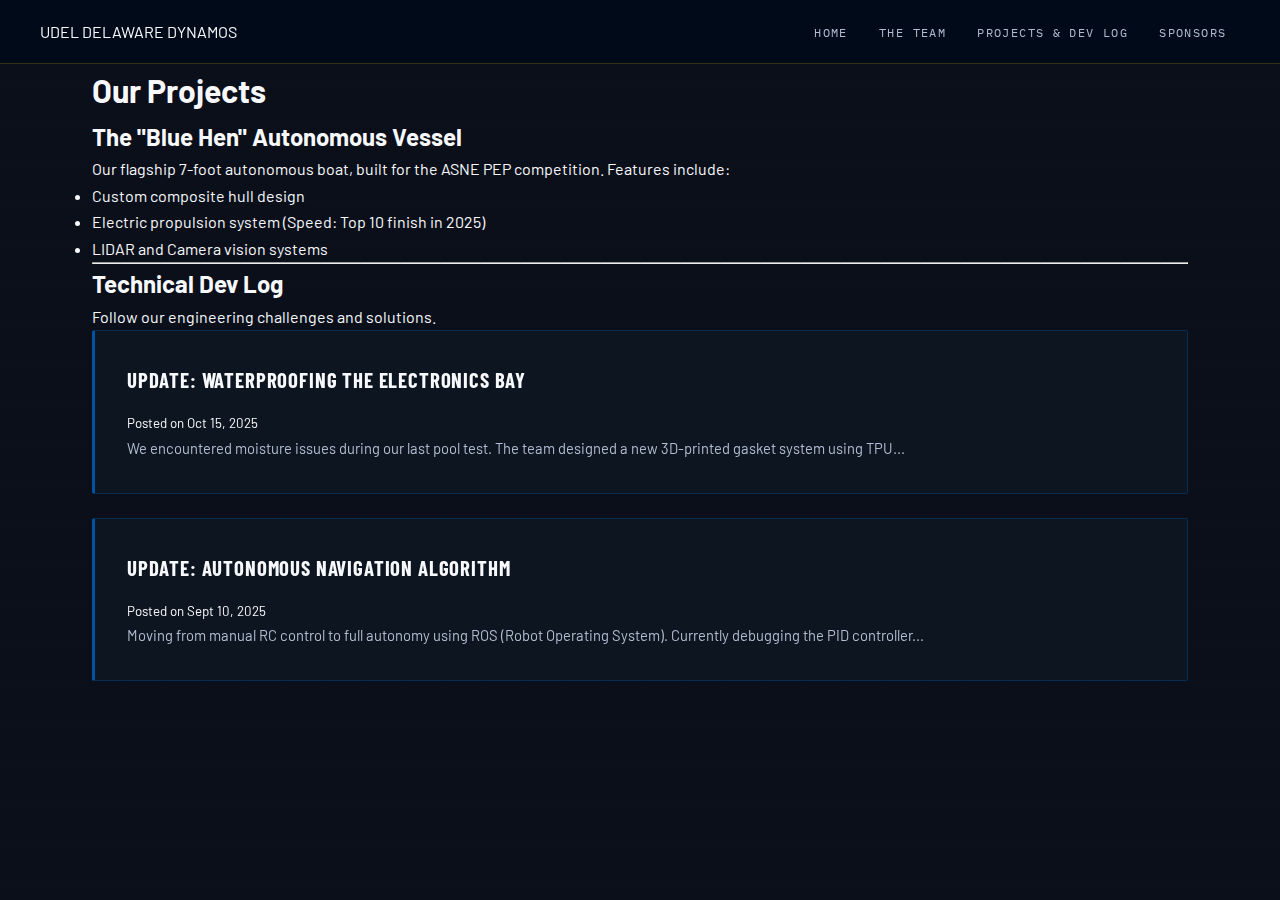
<file: projects.html>
<!DOCTYPE html>
<html lang="en">
<head>
    <meta charset="UTF-8">
    <title>Projects | Delaware Dynamos</title>
    <link rel="stylesheet" href="style.css">
</head>
<body>

    <nav class="navbar">
        <div class="logo">UDEL DELAWARE DYNAMOS</div>
        <ul class="nav-links">
            <li><a href="index.html">Home</a></li>
            <li><a href="team.html">The Team</a></li>
            <li><a href="projects.html">Projects & Dev Log</a></li>
            <li><a href="sponsors.html">Sponsors</a></li>
        </ul>
    </nav>

    <div class="container">
        <h1>Our Projects</h1>
        
        <div class="project-block">
            <h2>The "Blue Hen" Autonomous Vessel</h2>
            <p>Our flagship 7-foot autonomous boat, built for the ASNE PEP competition. Features include:</p>
            <ul>
                <li>Custom composite hull design</li>
                <li>Electric propulsion system (Speed: Top 10 finish in 2025)</li>
                <li>LIDAR and Camera vision systems</li>
            </ul>
        </div>

        <hr>

        <h2>Technical Dev Log</h2>
        <p>Follow our engineering challenges and solutions.</p>

        <article class="log-entry">
            <h3>Update: Waterproofing the Electronics Bay</h3>
            <small>Posted on Oct 15, 2025</small>
            <p>We encountered moisture issues during our last pool test. The team designed a new 3D-printed gasket system using TPU...</p>
        </article>

        <article class="log-entry">
            <h3>Update: Autonomous Navigation Algorithm</h3>
            <small>Posted on Sept 10, 2025</small>
            <p>Moving from manual RC control to full autonomy using ROS (Robot Operating System). Currently debugging the PID controller...</p>
        </article>
    </div>

</body>
</html>
</file>
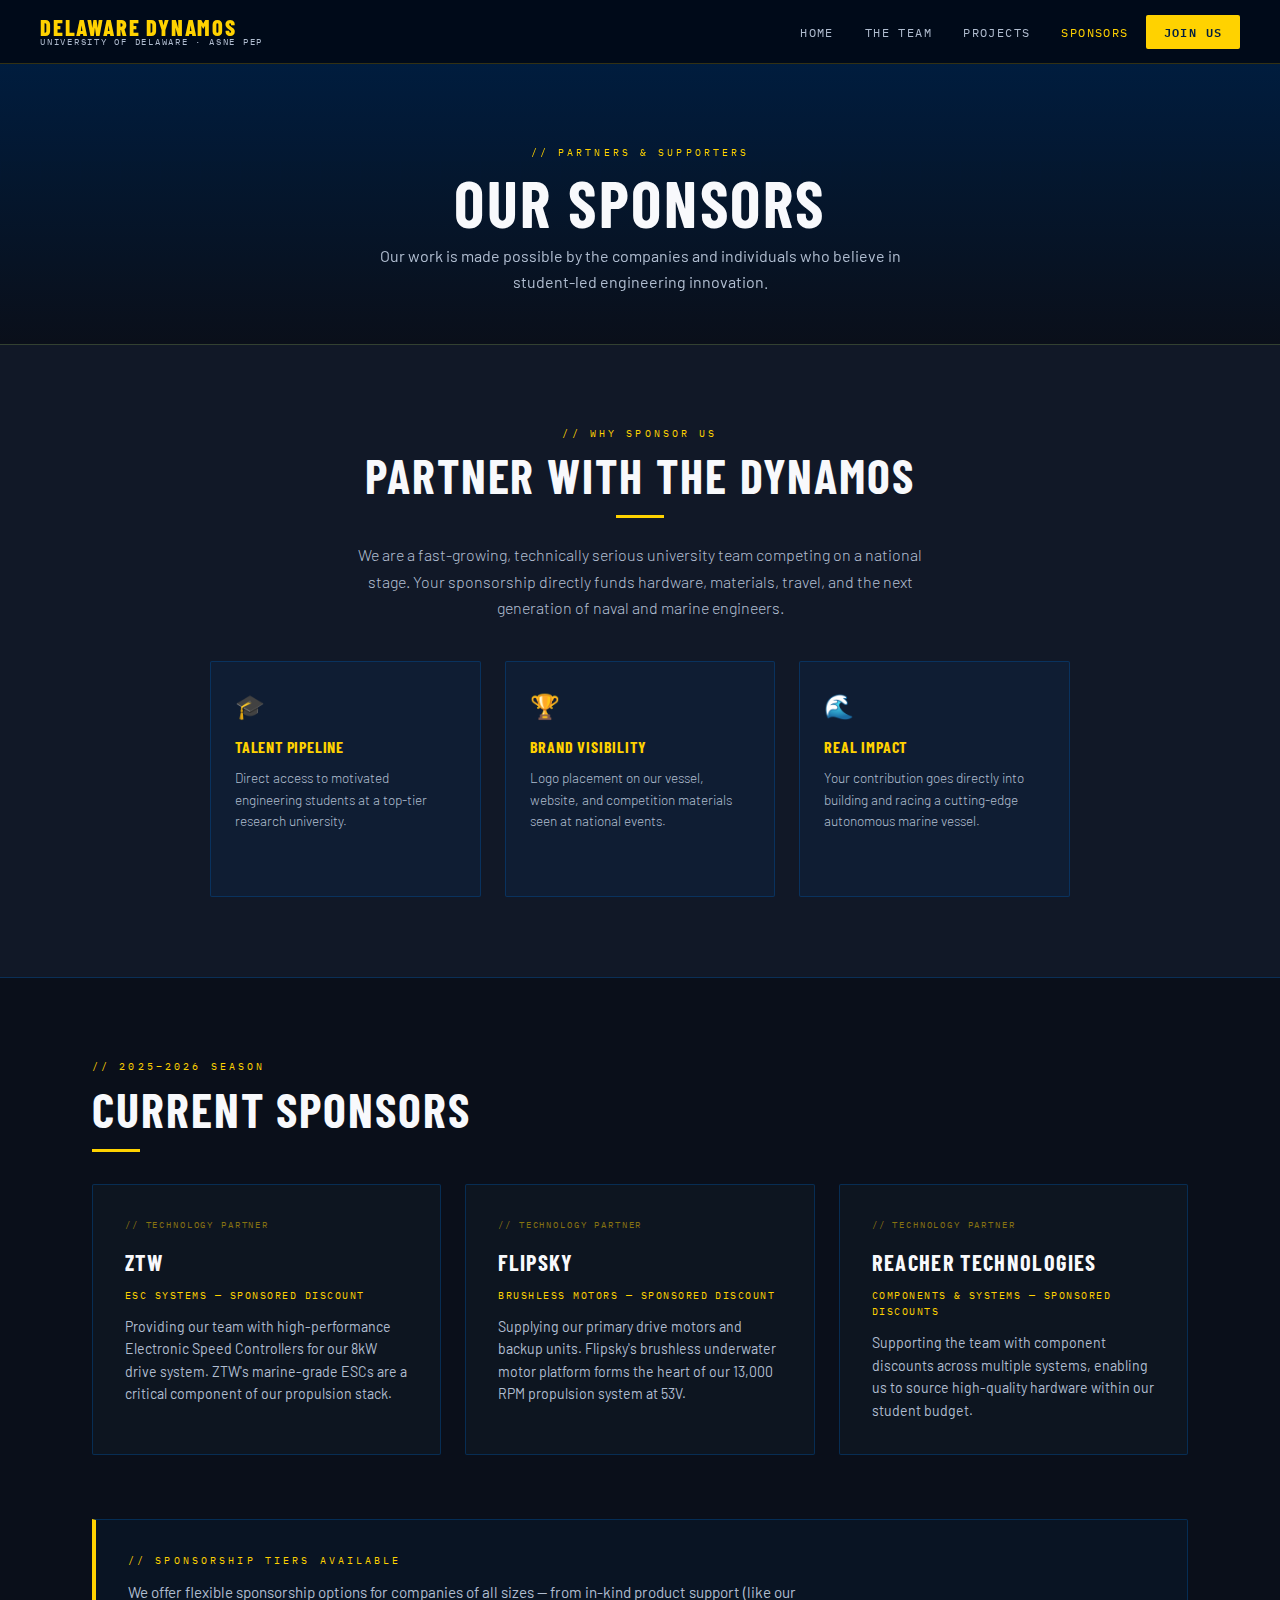
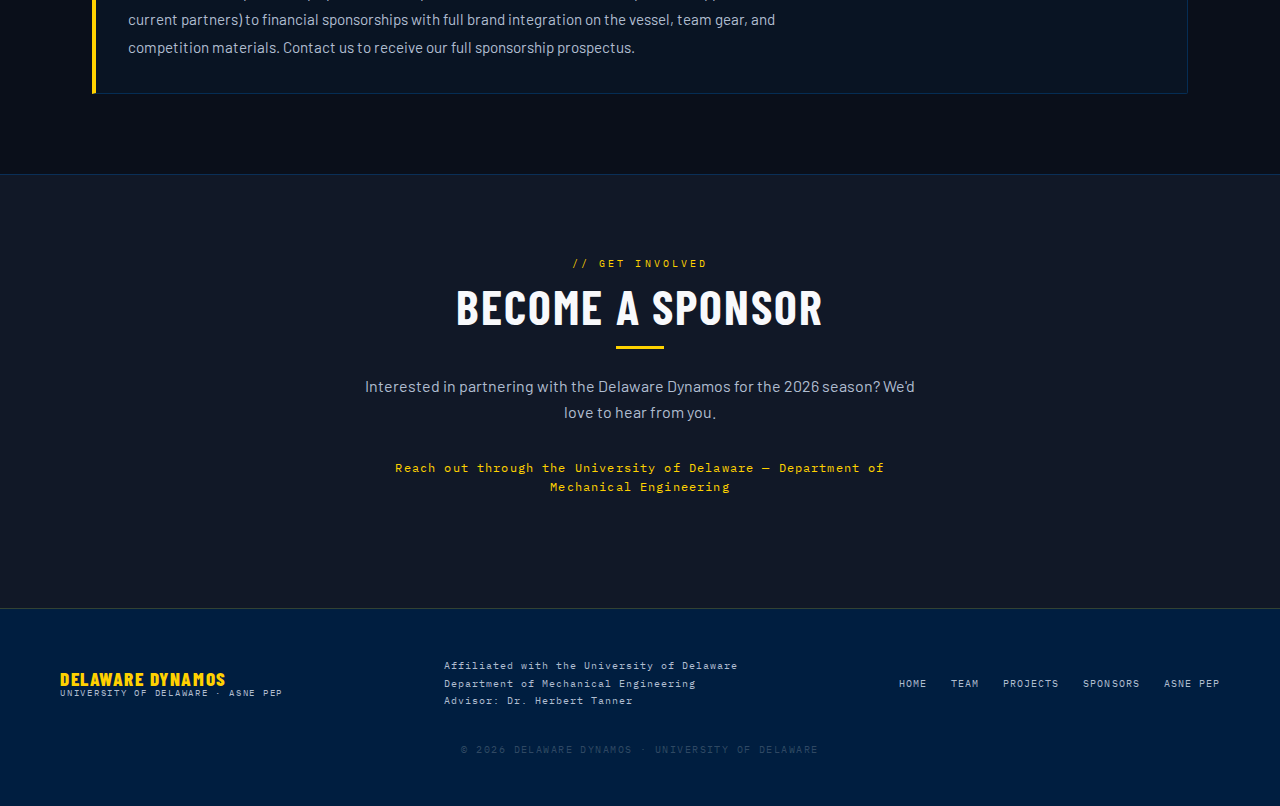
<file: Sponsors.html>
<!DOCTYPE html>
<html lang="en">
<head>
    <meta charset="UTF-8">
    <meta name="viewport" content="width=device-width, initial-scale=1.0">
    <title>Sponsors | Delaware Dynamos</title>
    <link rel="stylesheet" href="style.css">
</head>
<body>

    <!-- ── Navigation ── -->
    <nav class="navbar">
        <div class="logo">
            <span class="logo-main">Delaware Dynamos</span>
            <span class="logo-sub">University of Delaware · ASNE PEP</span>
        </div>
        <ul class="nav-links">
            <li><a href="index.html">Home</a></li>
            <li><a href="team.html">The Team</a></li>
            <li><a href="projects.html">Projects</a></li>
            <li><a href="sponsors.html" class="active">Sponsors</a></li>
            <li><a href="https://docs.google.com/spreadsheets/d/1NzngKsO0WTtnY1UVImr1c5m670IohjziZFKHySoQht8/edit" target="_blank" class="btn-join">Join Us</a></li>
        </ul>
    </nav>

    <!-- ── Page Header ── -->
    <div class="page-header">
        <div class="container">
            <span class="section-label">// Partners & Supporters</span>
            <h1 class="section-title">Our Sponsors</h1>
            <p>Our work is made possible by the companies and individuals who believe in student-led engineering innovation.</p>
        </div>
    </div>

    <!-- ── Sponsor Intro ── -->
    <section class="sponsor-intro">
        <div class="container">
            <span class="section-label">// Why Sponsor Us</span>
            <h2 class="section-title">Partner With the Dynamos</h2>
            <div class="section-divider" style="margin: 0 auto 1.5rem;"></div>
            <p>We are a fast-growing, technically serious university team competing on a national stage. Your sponsorship directly funds hardware, materials, travel, and the next generation of naval and marine engineers.</p>

            <div style="display: grid; grid-template-columns: repeat(3,1fr); gap: 1.5rem; max-width: 860px; margin: 2.5rem auto 0; text-align: left;">
                <div style="background: rgba(0,83,159,0.1); border: 1px solid var(--border-blue); padding: 1.5rem; border-radius: 2px;">
                    <div style="font-size: 1.5rem; margin-bottom: 0.5rem;">🎓</div>
                    <h4 style="font-family: var(--display); font-size: 1rem; font-weight: 700; text-transform: uppercase; color: var(--udel-gold); margin-bottom: 0.4rem; letter-spacing: 0.05em;">Talent Pipeline</h4>
                    <p style="font-size: 0.85rem; color: var(--text-light); line-height: 1.6;">Direct access to motivated engineering students at a top-tier research university.</p>
                </div>
                <div style="background: rgba(0,83,159,0.1); border: 1px solid var(--border-blue); padding: 1.5rem; border-radius: 2px;">
                    <div style="font-size: 1.5rem; margin-bottom: 0.5rem;">🏆</div>
                    <h4 style="font-family: var(--display); font-size: 1rem; font-weight: 700; text-transform: uppercase; color: var(--udel-gold); margin-bottom: 0.4rem; letter-spacing: 0.05em;">Brand Visibility</h4>
                    <p style="font-size: 0.85rem; color: var(--text-light); line-height: 1.6;">Logo placement on our vessel, website, and competition materials seen at national events.</p>
                </div>
                <div style="background: rgba(0,83,159,0.1); border: 1px solid var(--border-blue); padding: 1.5rem; border-radius: 2px;">
                    <div style="font-size: 1.5rem; margin-bottom: 0.5rem;">🌊</div>
                    <h4 style="font-family: var(--display); font-size: 1rem; font-weight: 700; text-transform: uppercase; color: var(--udel-gold); margin-bottom: 0.4rem; letter-spacing: 0.05em;">Real Impact</h4>
                    <p style="font-size: 0.85rem; color: var(--text-light); line-height: 1.6;">Your contribution goes directly into building and racing a cutting-edge autonomous marine vessel.</p>
                </div>
            </div>
        </div>
    </section>

    <!-- ── Current Sponsors ── -->
    <section class="current-sponsors">
        <div class="container">
            <span class="section-label">// 2025–2026 Season</span>
            <h2 class="section-title">Current Sponsors</h2>
            <div class="section-divider"></div>

            <div class="sponsor-cards">
                <div class="sponsor-card">
                    <div style="font-family: var(--mono); font-size: 0.58rem; color: rgba(255,210,0,0.5); letter-spacing: 0.2em; text-transform: uppercase; margin-bottom: 0.75rem;">// Technology Partner</div>
                    <div class="sponsor-name">ZTW</div>
                    <span class="sponsor-contribution">ESC Systems — Sponsored Discount</span>
                    <p>Providing our team with high-performance Electronic Speed Controllers for our 8kW drive system. ZTW's marine-grade ESCs are a critical component of our propulsion stack.</p>
                </div>

                <div class="sponsor-card">
                    <div style="font-family: var(--mono); font-size: 0.58rem; color: rgba(255,210,0,0.5); letter-spacing: 0.2em; text-transform: uppercase; margin-bottom: 0.75rem;">// Technology Partner</div>
                    <div class="sponsor-name">Flipsky</div>
                    <span class="sponsor-contribution">Brushless Motors — Sponsored Discount</span>
                    <p>Supplying our primary drive motors and backup units. Flipsky's brushless underwater motor platform forms the heart of our 13,000 RPM propulsion system at 53V.</p>
                </div>

                <div class="sponsor-card">
                    <div style="font-family: var(--mono); font-size: 0.58rem; color: rgba(255,210,0,0.5); letter-spacing: 0.2em; text-transform: uppercase; margin-bottom: 0.75rem;">// Technology Partner</div>
                    <div class="sponsor-name">Reacher Technologies</div>
                    <span class="sponsor-contribution">Components & Systems — Sponsored Discounts</span>
                    <p>Supporting the team with component discounts across multiple systems, enabling us to source high-quality hardware within our student budget.</p>
                </div>
            </div>

            <!-- ── Become a Sponsor ── -->
            <div style="margin-top: 4rem; background: rgba(0,83,159,0.08); border: 1px solid var(--border-blue); border-left: 4px solid var(--udel-gold); padding: 2rem; border-radius: 0 2px 2px 0;">
                <span class="section-label">// Sponsorship Tiers Available</span>
                <p style="color: var(--text-light); font-size: 0.95rem; max-width: 680px; line-height: 1.8;">We offer flexible sponsorship options for companies of all sizes — from in-kind product support (like our current partners) to financial sponsorships with full brand integration on the vessel, team gear, and competition materials. Contact us to receive our full sponsorship prospectus.</p>
            </div>
        </div>
    </section>

    <!-- ── Sponsor CTA ── -->
    <section class="sponsor-cta">
        <div class="container">
            <span class="section-label">// Get Involved</span>
            <h2 class="section-title">Become a Sponsor</h2>
            <div class="section-divider" style="margin: 0 auto 1.5rem;"></div>
            <p>Interested in partnering with the Delaware Dynamos for the 2026 season? We'd love to hear from you.</p>
            <p style="font-family: var(--mono); font-size: 0.72rem; letter-spacing: 0.1em; color: var(--udel-gold);">Reach out through the University of Delaware — Department of Mechanical Engineering</p>
        </div>
    </section>

    <!-- ── Footer ── -->
    <footer>
        <div class="footer-inner">
            <div class="footer-brand">
                <div class="logo">
                    <span class="logo-main">Delaware Dynamos</span>
                    <span class="logo-sub">University of Delaware · ASNE PEP</span>
                </div>
            </div>
            <div class="footer-info">
                Affiliated with the University of Delaware<br>
                Department of Mechanical Engineering<br>
                Advisor: Dr. Herbert Tanner
            </div>
            <div class="footer-links">
                <a href="index.html">Home</a>
                <a href="team.html">Team</a>
                <a href="projects.html">Projects</a>
                <a href="sponsors.html">Sponsors</a>
                <a href="https://www.navalengineers.org/delaware" target="_blank">ASNE PEP</a>
            </div>
        </div>
        <div style="text-align:center; margin-top:2rem; font-family: var(--mono); font-size: 0.6rem; color: rgba(255,255,255,0.2); letter-spacing: 0.15em;">
            © 2026 DELAWARE DYNAMOS · UNIVERSITY OF DELAWARE
        </div>
    </footer>

</body>
</html>
</file>
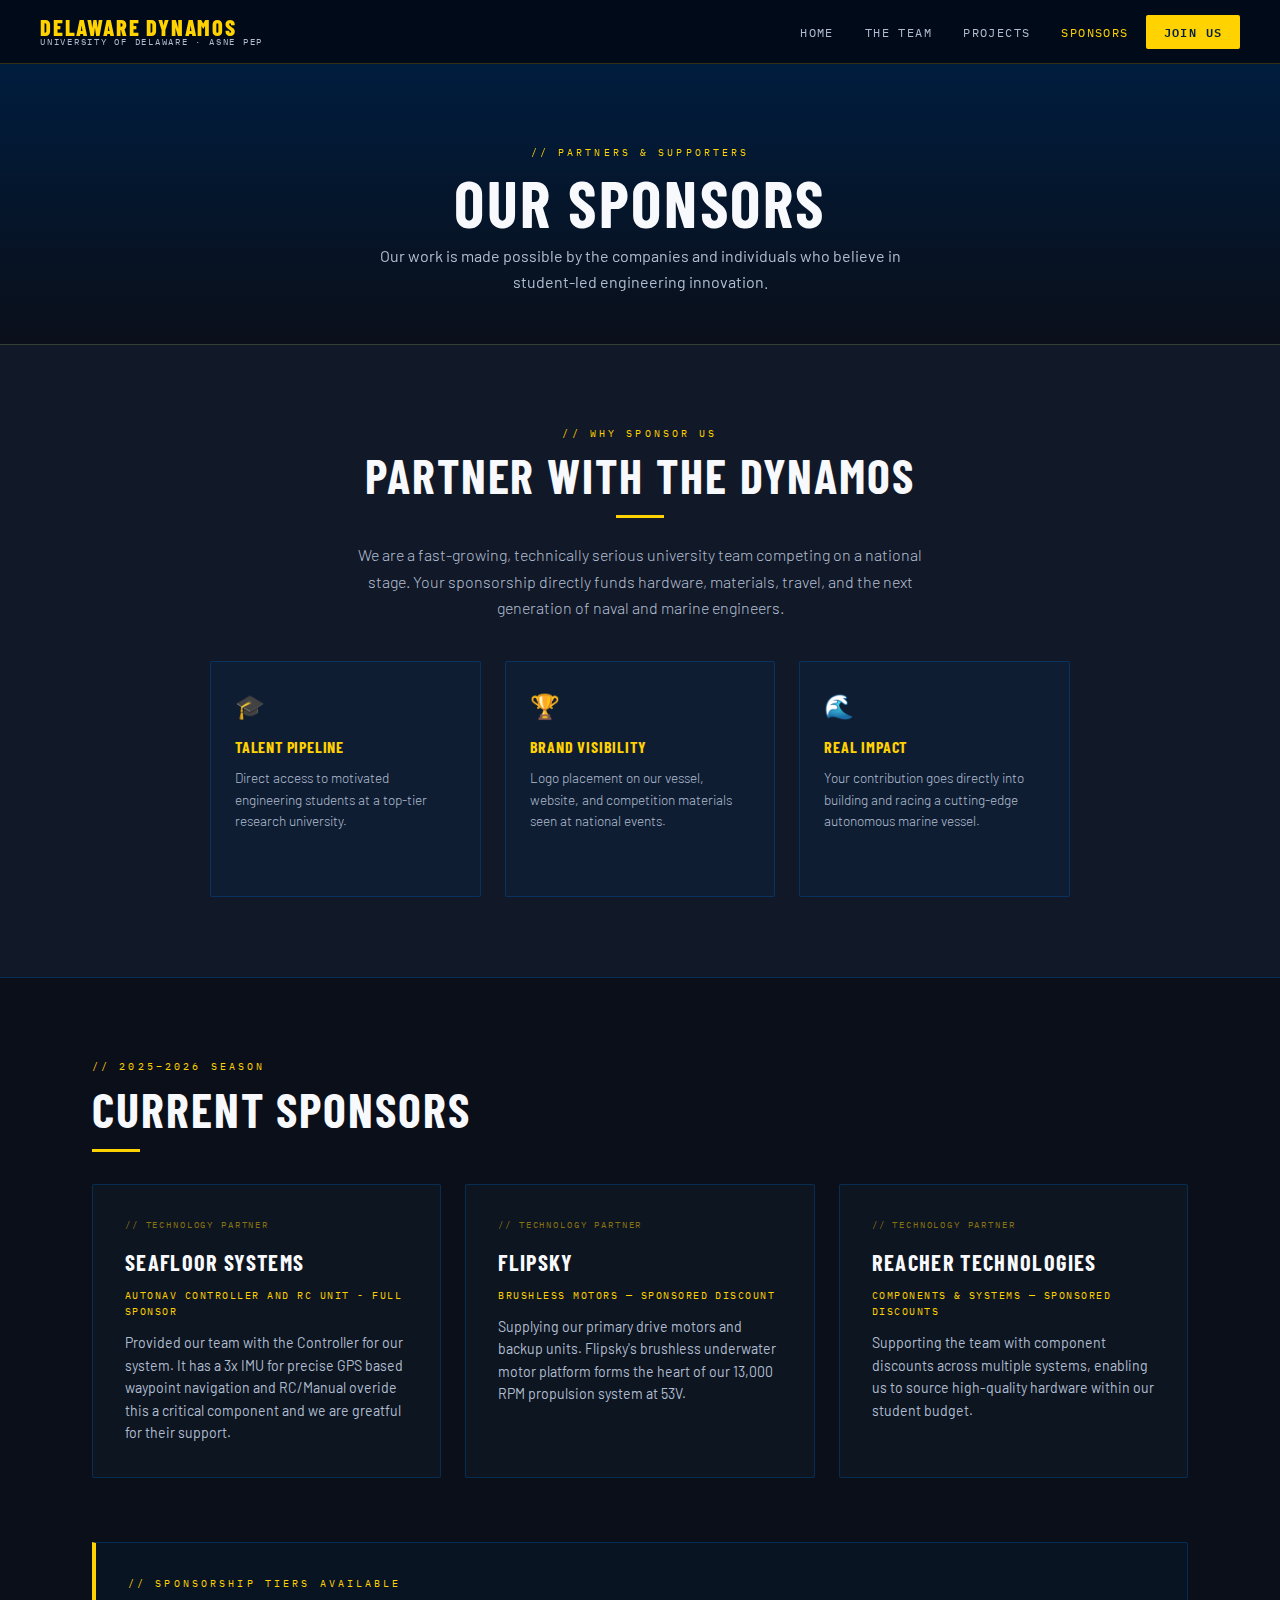
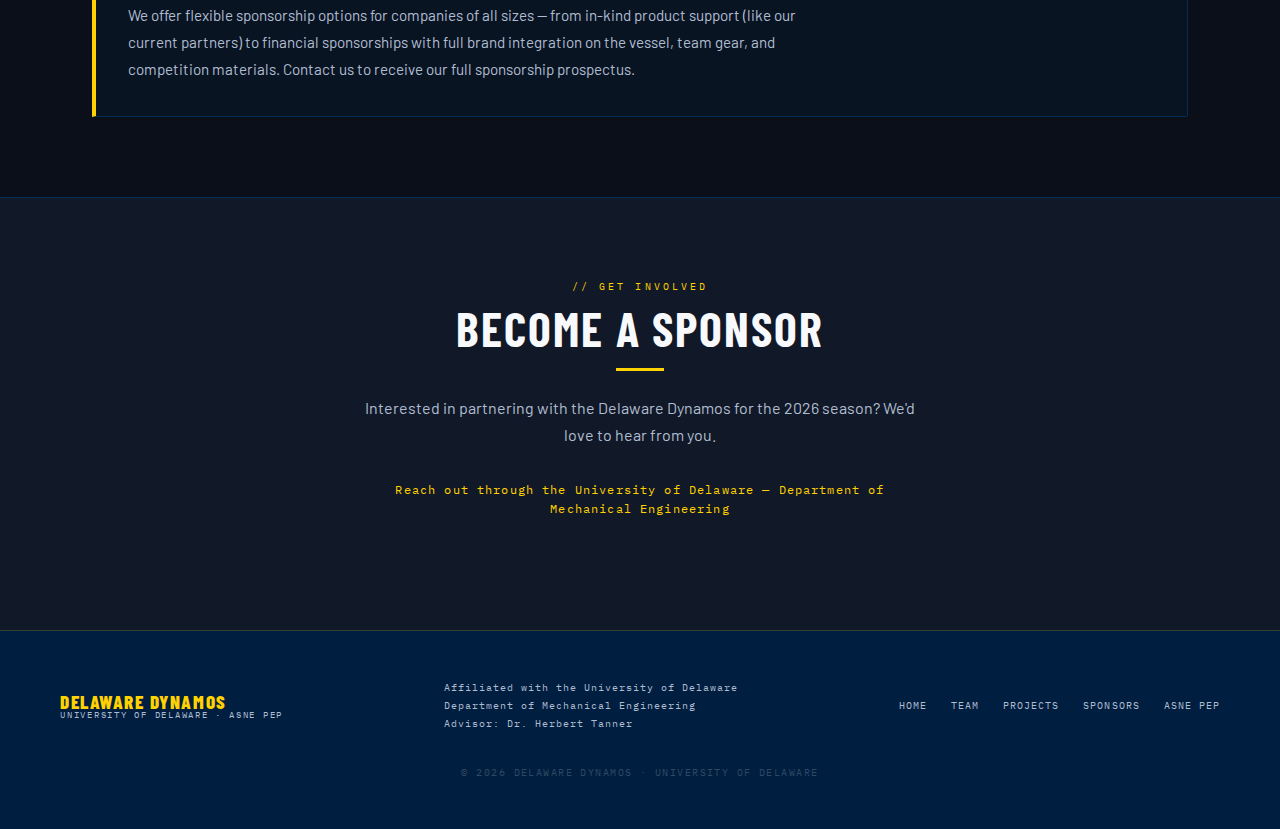
<file: sponsors.html>
<!DOCTYPE html>
<html lang="en">
<head>
    <meta charset="UTF-8">
    <meta name="viewport" content="width=device-width, initial-scale=1.0">
    <title>Sponsors | Delaware Dynamos</title>
    <link rel="stylesheet" href="style.css">
</head>
<body>

    <!-- ── Navigation ── -->
    <nav class="navbar">
        <div class="logo">
            <span class="logo-main">Delaware Dynamos</span>
            <span class="logo-sub">University of Delaware · ASNE PEP</span>
        </div>
        <ul class="nav-links">
            <li><a href="index.html">Home</a></li>
            <li><a href="team.html">The Team</a></li>
            <li><a href="projects.html">Projects</a></li>
            <li><a href="sponsors.html" class="active">Sponsors</a></li>
            <li><a href="https://docs.google.com/spreadsheets/d/1NzngKsO0WTtnY1UVImr1c5m670IohjziZFKHySoQht8/edit" target="_blank" class="btn-join">Join Us</a></li>
        </ul>
    </nav>

    <!-- ── Page Header ── -->
    <div class="page-header">
        <div class="container">
            <span class="section-label">// Partners & Supporters</span>
            <h1 class="section-title">Our Sponsors</h1>
            <p>Our work is made possible by the companies and individuals who believe in student-led engineering innovation.</p>
        </div>
    </div>

    <!-- ── Sponsor Intro ── -->
    <section class="sponsor-intro">
        <div class="container">
            <span class="section-label">// Why Sponsor Us</span>
            <h2 class="section-title">Partner With the Dynamos</h2>
            <div class="section-divider" style="margin: 0 auto 1.5rem;"></div>
            <p>We are a fast-growing, technically serious university team competing on a national stage. Your sponsorship directly funds hardware, materials, travel, and the next generation of naval and marine engineers.</p>

            <div style="display: grid; grid-template-columns: repeat(3,1fr); gap: 1.5rem; max-width: 860px; margin: 2.5rem auto 0; text-align: left;">
                <div style="background: rgba(0,83,159,0.1); border: 1px solid var(--border-blue); padding: 1.5rem; border-radius: 2px;">
                    <div style="font-size: 1.5rem; margin-bottom: 0.5rem;">🎓</div>
                    <h4 style="font-family: var(--display); font-size: 1rem; font-weight: 700; text-transform: uppercase; color: var(--udel-gold); margin-bottom: 0.4rem; letter-spacing: 0.05em;">Talent Pipeline</h4>
                    <p style="font-size: 0.85rem; color: var(--text-light); line-height: 1.6;">Direct access to motivated engineering students at a top-tier research university.</p>
                </div>
                <div style="background: rgba(0,83,159,0.1); border: 1px solid var(--border-blue); padding: 1.5rem; border-radius: 2px;">
                    <div style="font-size: 1.5rem; margin-bottom: 0.5rem;">🏆</div>
                    <h4 style="font-family: var(--display); font-size: 1rem; font-weight: 700; text-transform: uppercase; color: var(--udel-gold); margin-bottom: 0.4rem; letter-spacing: 0.05em;">Brand Visibility</h4>
                    <p style="font-size: 0.85rem; color: var(--text-light); line-height: 1.6;">Logo placement on our vessel, website, and competition materials seen at national events.</p>
                </div>
                <div style="background: rgba(0,83,159,0.1); border: 1px solid var(--border-blue); padding: 1.5rem; border-radius: 2px;">
                    <div style="font-size: 1.5rem; margin-bottom: 0.5rem;">🌊</div>
                    <h4 style="font-family: var(--display); font-size: 1rem; font-weight: 700; text-transform: uppercase; color: var(--udel-gold); margin-bottom: 0.4rem; letter-spacing: 0.05em;">Real Impact</h4>
                    <p style="font-size: 0.85rem; color: var(--text-light); line-height: 1.6;">Your contribution goes directly into building and racing a cutting-edge autonomous marine vessel.</p>
                </div>
            </div>
        </div>
    </section>

    <!-- ── Current Sponsors ── -->
    <section class="current-sponsors">
        <div class="container">
            <span class="section-label">// 2025–2026 Season</span>
            <h2 class="section-title">Current Sponsors</h2>
            <div class="section-divider"></div>

            <div class="sponsor-cards">
                <div class="sponsor-card">
                    <div style="font-family: var(--mono); font-size: 0.58rem; color: rgba(255,210,0,0.5); letter-spacing: 0.2em; text-transform: uppercase; margin-bottom: 0.75rem;">// Technology Partner</div>
                    <div class="sponsor-name">Seafloor Systems</div>
                    <span class="sponsor-contribution">Autonav Controller and RC Unit - Full sponsor</span>
                    <p>Provided our team with the Controller for our system. It has a 3x IMU for precise GPS based waypoint navigation and RC/Manual overide this a critical component and we are greatful for their support.</p>
                </div>

                <div class="sponsor-card">
                    <div style="font-family: var(--mono); font-size: 0.58rem; color: rgba(255,210,0,0.5); letter-spacing: 0.2em; text-transform: uppercase; margin-bottom: 0.75rem;">// Technology Partner</div>
                    <div class="sponsor-name">Flipsky</div>
                    <span class="sponsor-contribution">Brushless Motors — Sponsored Discount</span>
                    <p>Supplying our primary drive motors and backup units. Flipsky's brushless underwater motor platform forms the heart of our 13,000 RPM propulsion system at 53V.</p>
                </div>

                <div class="sponsor-card">
                    <div style="font-family: var(--mono); font-size: 0.58rem; color: rgba(255,210,0,0.5); letter-spacing: 0.2em; text-transform: uppercase; margin-bottom: 0.75rem;">// Technology Partner</div>
                    <div class="sponsor-name">Reacher Technologies</div>
                    <span class="sponsor-contribution">Components & Systems — Sponsored Discounts</span>
                    <p>Supporting the team with component discounts across multiple systems, enabling us to source high-quality hardware within our student budget.</p>
                </div>
            </div>

            <!-- ── Become a Sponsor ── -->
            <div style="margin-top: 4rem; background: rgba(0,83,159,0.08); border: 1px solid var(--border-blue); border-left: 4px solid var(--udel-gold); padding: 2rem; border-radius: 0 2px 2px 0;">
                <span class="section-label">// Sponsorship Tiers Available</span>
                <p style="color: var(--text-light); font-size: 0.95rem; max-width: 680px; line-height: 1.8;">We offer flexible sponsorship options for companies of all sizes — from in-kind product support (like our current partners) to financial sponsorships with full brand integration on the vessel, team gear, and competition materials. Contact us to receive our full sponsorship prospectus.</p>
            </div>
        </div>
    </section>

    <!-- ── Sponsor CTA ── -->
    <section class="sponsor-cta">
        <div class="container">
            <span class="section-label">// Get Involved</span>
            <h2 class="section-title">Become a Sponsor</h2>
            <div class="section-divider" style="margin: 0 auto 1.5rem;"></div>
            <p>Interested in partnering with the Delaware Dynamos for the 2026 season? We'd love to hear from you.</p>
            <p style="font-family: var(--mono); font-size: 0.72rem; letter-spacing: 0.1em; color: var(--udel-gold);">Reach out through the University of Delaware — Department of Mechanical Engineering</p>
        </div>
    </section>

    <!-- ── Footer ── -->
    <footer>
        <div class="footer-inner">
            <div class="footer-brand">
                <div class="logo">
                    <span class="logo-main">Delaware Dynamos</span>
                    <span class="logo-sub">University of Delaware · ASNE PEP</span>
                </div>
            </div>
            <div class="footer-info">
                Affiliated with the University of Delaware<br>
                Department of Mechanical Engineering<br>
                Advisor: Dr. Herbert Tanner
            </div>
            <div class="footer-links">
                <a href="index.html">Home</a>
                <a href="team.html">Team</a>
                <a href="projects.html">Projects</a>
                <a href="sponsors.html">Sponsors</a>
                <a href="https://www.navalengineers.org/delaware" target="_blank">ASNE PEP</a>
            </div>
        </div>
        <div style="text-align:center; margin-top:2rem; font-family: var(--mono); font-size: 0.6rem; color: rgba(255,255,255,0.2); letter-spacing: 0.15em;">
            © 2026 DELAWARE DYNAMOS · UNIVERSITY OF DELAWARE
        </div>
    </footer>

</body>
</html>
</file>
<file: style.css>
/* =============================================
   DELAWARE DYNAMOS — MASTER STYLESHEET
   Aesthetic: Technical Naval Engineering
   ============================================= */

@import url('https://fonts.googleapis.com/css2?family=Barlow+Condensed:wght@300;400;600;700;800&family=IBM+Plex+Mono:wght@300;400;600&family=Barlow:wght@300;400;500;600&display=swap');

:root {
    --udel-blue: #00539f;
    --udel-blue-dark: #003a70;
    --udel-blue-deeper: #001e40;
    --udel-gold: #ffd200;
    --udel-gold-dim: #c9a800;
    --white: #f8f9fc;
    --off-white: #e8ecf2;
    --text-light: #b0bdd0;
    --dark: #0a0f1a;
    --mid-dark: #111827;
    --card-bg: #0d1520;
    --border: rgba(255, 210, 0, 0.2);
    --border-blue: rgba(0, 83, 159, 0.4);
    --mono: 'IBM Plex Mono', monospace;
    --display: 'Barlow Condensed', sans-serif;
    --body: 'Barlow', sans-serif;
}

*, *::before, *::after {
    box-sizing: border-box;
    margin: 0;
    padding: 0;
}

html {
    scroll-behavior: smooth;
}

body {
    font-family: var(--body);
    background-color: var(--dark);
    color: var(--white);
    line-height: 1.65;
    overflow-x: hidden;
}

/* ── Blueprint Grid Background ── */
body::before {
    content: '';
    position: fixed;
    inset: 0;
    background-image:
        linear-gradient(rgba(0, 83, 159, 0.04) 1px, transparent 1px),
        linear-gradient(90deg, rgba(0, 83, 159, 0.04) 1px, transparent 1px);
    background-size: 40px 40px;
    pointer-events: none;
    z-index: 0;
}

/* =============================================
   NAVIGATION
   ============================================= */
.navbar {
    background: rgba(0, 10, 25, 0.92);
    backdrop-filter: blur(12px);
    -webkit-backdrop-filter: blur(12px);
    border-bottom: 1px solid var(--border);
    padding: 0 2.5rem;
    display: flex;
    justify-content: space-between;
    align-items: center;
    position: sticky;
    top: 0;
    z-index: 1000;
    height: 64px;
}

.logo {
    display: flex;
    flex-direction: column;
    line-height: 1;
}

.logo-main {
    font-family: var(--display);
    font-size: 1.4rem;
    font-weight: 800;
    color: var(--udel-gold);
    letter-spacing: 0.08em;
    text-transform: uppercase;
}

.logo-sub {
    font-family: var(--mono);
    font-size: 0.55rem;
    color: var(--text-light);
    letter-spacing: 0.2em;
    text-transform: uppercase;
}

.nav-links {
    list-style: none;
    display: flex;
    align-items: center;
    gap: 0.25rem;
}

.nav-links a {
    font-family: var(--mono);
    font-size: 0.72rem;
    color: var(--text-light);
    text-decoration: none;
    text-transform: uppercase;
    letter-spacing: 0.12em;
    padding: 0.5rem 0.85rem;
    border-radius: 2px;
    transition: color 0.2s, background 0.2s;
}

.nav-links a:hover {
    color: var(--udel-gold);
    background: rgba(255, 210, 0, 0.06);
}

.nav-links a.active {
    color: var(--udel-gold);
}

.btn-join {
    background: var(--udel-gold) !important;
    color: var(--udel-blue-deeper) !important;
    font-weight: 600 !important;
    padding: 0.45rem 1.1rem !important;
    border-radius: 2px;
}

.btn-join:hover {
    background: #ffe040 !important;
}

/* =============================================
   HERO
   ============================================= */
.hero {
    position: relative;
    height: 92vh;
    min-height: 600px;
    display: flex;
    align-items: center;
    justify-content: center;
    overflow: hidden;
    z-index: 1;
}

.hero-bg {
    position: absolute;
    inset: 0;
    background-image: url('images/boat-hero1.png');
    background-size: cover;
    background-position: center 60%;
    filter: brightness(0.35) saturate(0.8);
    transform: scale(1.03);
    transition: transform 8s ease;
}

.hero:hover .hero-bg {
    transform: scale(1.0);
}

.hero-overlay {
    position: absolute;
    inset: 0;
    background: linear-gradient(
        135deg,
        rgba(0, 10, 30, 0.75) 0%,
        rgba(0, 30, 64, 0.4) 50%,
        rgba(0, 10, 30, 0.8) 100%
    );
}

.hero-corner {
    position: absolute;
    font-family: var(--mono);
    font-size: 0.6rem;
    color: rgba(255, 210, 0, 0.4);
    letter-spacing: 0.15em;
    text-transform: uppercase;
}

.hero-corner.tl { top: 2rem; left: 2rem; }
.hero-corner.tr { top: 2rem; right: 2rem; text-align: right; }
.hero-corner.br { bottom: 2rem; right: 2rem; text-align: right; }

.hero-content {
    position: relative;
    z-index: 2;
    text-align: center;
    padding: 2rem;
    animation: fadeUp 1s ease both;
}

@keyframes fadeUp {
    from { opacity: 0; transform: translateY(24px); }
    to   { opacity: 1; transform: translateY(0); }
}

.hero-eyebrow {
    font-family: var(--mono);
    font-size: 0.7rem;
    color: var(--udel-gold);
    letter-spacing: 0.3em;
    text-transform: uppercase;
    margin-bottom: 1rem;
    opacity: 0.9;
}

.hero h1 {
    font-family: var(--display);
    font-size: clamp(3.5rem, 8vw, 7rem);
    font-weight: 800;
    text-transform: uppercase;
    letter-spacing: 0.05em;
    line-height: 0.95;
    color: var(--white);
    margin-bottom: 0.5rem;
}

.hero h1 span {
    color: var(--udel-gold);
}

.hero-sub {
    font-family: var(--body);
    font-size: 1.1rem;
    font-weight: 300;
    color: var(--off-white);
    max-width: 540px;
    margin: 1.2rem auto 2rem;
    letter-spacing: 0.02em;
}

.hero-actions {
    display: flex;
    gap: 1rem;
    justify-content: center;
    flex-wrap: wrap;
}

/* =============================================
   BUTTONS
   ============================================= */
.btn-primary {
    font-family: var(--mono);
    font-size: 0.72rem;
    font-weight: 600;
    letter-spacing: 0.15em;
    text-transform: uppercase;
    text-decoration: none;
    display: inline-flex;
    align-items: center;
    gap: 0.5rem;
    background: var(--udel-gold);
    color: var(--udel-blue-deeper);
    padding: 0.85rem 1.8rem;
    border-radius: 2px;
    transition: all 0.2s;
    border: none;
    cursor: pointer;
}

.btn-primary:hover {
    background: #ffe040;
    transform: translateY(-2px);
    box-shadow: 0 8px 24px rgba(255, 210, 0, 0.3);
}

.btn-outline {
    font-family: var(--mono);
    font-size: 0.72rem;
    font-weight: 400;
    letter-spacing: 0.15em;
    text-transform: uppercase;
    text-decoration: none;
    display: inline-flex;
    align-items: center;
    gap: 0.5rem;
    background: transparent;
    color: var(--white);
    padding: 0.85rem 1.8rem;
    border-radius: 2px;
    border: 1px solid rgba(255,255,255,0.35);
    transition: all 0.2s;
    cursor: pointer;
}

.btn-outline:hover {
    border-color: var(--udel-gold);
    color: var(--udel-gold);
    transform: translateY(-2px);
}

/* =============================================
   SECTION STRUCTURE
   ============================================= */
section {
    position: relative;
    z-index: 1;
}

.section-label {
    font-family: var(--mono);
    font-size: 0.65rem;
    color: var(--udel-gold);
    letter-spacing: 0.3em;
    text-transform: uppercase;
    margin-bottom: 0.6rem;
    display: block;
}

.section-title {
    font-family: var(--display);
    font-size: clamp(2rem, 4vw, 3rem);
    font-weight: 700;
    text-transform: uppercase;
    letter-spacing: 0.04em;
    line-height: 1;
    color: var(--white);
    margin-bottom: 1rem;
}

.section-divider {
    width: 48px;
    height: 3px;
    background: var(--udel-gold);
    margin-bottom: 1.5rem;
}

.container {
    max-width: 1160px;
    margin: 0 auto;
    padding: 0 2rem;
}

.pad-section {
    padding: 6rem 0;
}

/* =============================================
   STATS BAR
   ============================================= */
.stats-bar {
    background: var(--udel-blue-dark);
    border-top: 1px solid var(--border);
    border-bottom: 1px solid var(--border);
    padding: 2.5rem 0;
    z-index: 1;
    position: relative;
}

.stats-grid {
    display: grid;
    grid-template-columns: repeat(4, 1fr);
    gap: 1px;
}

.stat-item {
    text-align: center;
    padding: 1rem 1.5rem;
    border-right: 1px solid var(--border);
}

.stat-item:last-child { border-right: none; }

.stat-number {
    font-family: var(--display);
    font-size: 2.8rem;
    font-weight: 800;
    color: var(--udel-gold);
    line-height: 1;
    display: block;
}

.stat-label {
    font-family: var(--mono);
    font-size: 0.6rem;
    color: var(--text-light);
    letter-spacing: 0.2em;
    text-transform: uppercase;
    margin-top: 0.4rem;
    display: block;
}

/* =============================================
   MISSION SECTION
   ============================================= */
.mission-section {
    background: var(--mid-dark);
    border-bottom: 1px solid var(--border-blue);
}

.mission-grid {
    display: grid;
    grid-template-columns: 1fr 1fr;
    gap: 5rem;
    align-items: center;
}

.mission-text p {
    font-size: 1.05rem;
    color: var(--off-white);
    line-height: 1.8;
    margin-bottom: 1.2rem;
    font-weight: 300;
}

.mission-text p strong {
    color: var(--white);
    font-weight: 600;
}

.mission-highlights {
    display: flex;
    flex-direction: column;
    gap: 1rem;
    margin-top: 2rem;
}

.highlight-item {
    display: flex;
    align-items: flex-start;
    gap: 1rem;
    padding: 1rem;
    background: rgba(0, 83, 159, 0.1);
    border-left: 3px solid var(--udel-gold);
    border-radius: 0 2px 2px 0;
}

.highlight-icon {
    font-size: 1.2rem;
    margin-top: 0.1rem;
    flex-shrink: 0;
}

.highlight-text strong {
    font-family: var(--mono);
    font-size: 0.7rem;
    letter-spacing: 0.1em;
    text-transform: uppercase;
    color: var(--udel-gold);
    display: block;
    margin-bottom: 0.2rem;
}

.highlight-text span {
    font-size: 0.9rem;
    color: var(--text-light);
}

.mission-image {
    position: relative;
}

.mission-image img {
    width: 100%;
    border-radius: 2px;
    display: block;
    filter: brightness(0.9);
}

.mission-image::before {
    content: '';
    position: absolute;
    inset: -8px -8px 8px 8px;
    border: 1px solid var(--border);
    border-radius: 2px;
    z-index: -1;
}

.img-caption {
    font-family: var(--mono);
    font-size: 0.6rem;
    color: var(--text-light);
    letter-spacing: 0.15em;
    text-transform: uppercase;
    margin-top: 0.75rem;
    text-align: center;
}

/* =============================================
   ACHIEVEMENTS
   ============================================= */
.achievements-section {
    background: var(--dark);
}

.achievements-grid {
    display: grid;
    grid-template-columns: repeat(3, 1fr);
    gap: 1.5rem;
    margin-top: 3rem;
}

.achievement-card {
    background: var(--card-bg);
    border: 1px solid var(--border-blue);
    padding: 2rem;
    border-radius: 2px;
    position: relative;
    transition: border-color 0.3s, transform 0.3s;
}

.achievement-card:hover {
    border-color: var(--udel-gold);
    transform: translateY(-4px);
}

.achievement-card::before {
    content: attr(data-index);
    position: absolute;
    top: 1.2rem;
    right: 1.2rem;
    font-family: var(--mono);
    font-size: 0.6rem;
    color: rgba(255,210,0,0.3);
    letter-spacing: 0.1em;
}

.achievement-icon {
    font-size: 2rem;
    margin-bottom: 1rem;
}

.achievement-card h3 {
    font-family: var(--display);
    font-size: 1.2rem;
    font-weight: 700;
    text-transform: uppercase;
    letter-spacing: 0.05em;
    color: var(--udel-gold);
    margin-bottom: 0.5rem;
}

.achievement-card p {
    font-size: 0.9rem;
    color: var(--text-light);
    line-height: 1.6;
}

/* =============================================
   COMPETITION BAND
   ============================================= */
.competition-band {
    background: linear-gradient(135deg, var(--udel-blue-darker, #002855) 0%, var(--udel-blue) 100%);
    border-top: 1px solid rgba(255,210,0,0.25);
    border-bottom: 1px solid rgba(255,210,0,0.25);
    padding: 4rem 0;
    text-align: center;
}

.competition-band .section-title {
    margin-bottom: 0.5rem;
}

.competition-band p {
    font-size: 1rem;
    color: var(--off-white);
    max-width: 600px;
    margin: 0 auto 2rem;
    font-weight: 300;
}

.comp-details {
    display: inline-flex;
    gap: 3rem;
    background: rgba(0,0,0,0.25);
    padding: 1.5rem 3rem;
    border: 1px solid var(--border);
    border-radius: 2px;
    margin-bottom: 2rem;
    flex-wrap: wrap;
    justify-content: center;
}

.comp-detail {
    text-align: center;
}

.comp-detail strong {
    font-family: var(--mono);
    font-size: 0.65rem;
    color: var(--udel-gold);
    letter-spacing: 0.2em;
    text-transform: uppercase;
    display: block;
    margin-bottom: 0.3rem;
}

.comp-detail span {
    font-family: var(--display);
    font-size: 1.1rem;
    font-weight: 600;
    color: var(--white);
}

/* =============================================
   JOIN CTA
   ============================================= */
.join-section {
    background: var(--mid-dark);
    border-top: 1px solid var(--border-blue);
    text-align: center;
    padding: 6rem 0;
}

.join-section .section-title {
    margin-bottom: 1rem;
}

.join-section p {
    color: var(--text-light);
    font-size: 1rem;
    max-width: 560px;
    margin: 0 auto 1rem;
}

.perk-list {
    display: flex;
    justify-content: center;
    gap: 2rem;
    flex-wrap: wrap;
    margin: 2rem 0 2.5rem;
}

.perk {
    font-family: var(--mono);
    font-size: 0.65rem;
    letter-spacing: 0.15em;
    text-transform: uppercase;
    color: var(--udel-gold);
    background: rgba(255,210,0,0.07);
    border: 1px solid var(--border);
    padding: 0.6rem 1.2rem;
    border-radius: 2px;
}

/* =============================================
   FOOTER
   ============================================= */
footer {
    background: var(--udel-blue-deeper, #001428);
    border-top: 1px solid var(--border);
    padding: 3rem 2rem;
}

.footer-inner {
    max-width: 1160px;
    margin: 0 auto;
    display: flex;
    justify-content: space-between;
    align-items: center;
    flex-wrap: wrap;
    gap: 1.5rem;
}

.footer-brand .logo-main { font-size: 1.2rem; }

.footer-info {
    font-family: var(--mono);
    font-size: 0.62rem;
    color: var(--text-light);
    letter-spacing: 0.1em;
    line-height: 1.8;
}

.footer-links {
    display: flex;
    gap: 1.5rem;
    align-items: center;
}

.footer-links a {
    font-family: var(--mono);
    font-size: 0.65rem;
    letter-spacing: 0.1em;
    color: var(--text-light);
    text-decoration: none;
    text-transform: uppercase;
    transition: color 0.2s;
}

.footer-links a:hover { color: var(--udel-gold); }

/* =============================================
   TEAM PAGE
   ============================================= */
.page-header {
    background: linear-gradient(180deg, rgba(0,30,64,0.95) 0%, var(--dark) 100%);
    padding: 5rem 0 3rem;
    border-bottom: 1px solid var(--border);
    text-align: center;
    position: relative;
    z-index: 1;
}

.page-header .section-title {
    font-size: clamp(2.5rem, 5vw, 4rem);
    margin-bottom: 0.5rem;
}

.page-header p {
    font-size: 1rem;
    color: var(--text-light);
    max-width: 560px;
    margin: 0 auto;
}

.team-section {
    padding: 4rem 0;
}

.team-section-title {
    font-family: var(--mono);
    font-size: 0.65rem;
    color: var(--udel-gold);
    letter-spacing: 0.3em;
    text-transform: uppercase;
    margin-bottom: 2rem;
    display: flex;
    align-items: center;
    gap: 1rem;
}

.team-section-title::after {
    content: '';
    flex: 1;
    height: 1px;
    background: var(--border-blue);
}

.leadership-grid {
    display: grid;
    grid-template-columns: repeat(2, 1fr);
    gap: 1.5rem;
    margin-bottom: 3rem;
}

.leader-card {
    background: var(--card-bg);
    border: 1px solid var(--border-blue);
    padding: 2rem;
    border-radius: 2px;
    display: flex;
    align-items: flex-start;
    gap: 1.5rem;
    transition: border-color 0.3s;
}

.leader-card:hover {
    border-color: var(--udel-gold);
}

.leader-avatar {
    width: 56px;
    height: 56px;
    background: var(--udel-blue);
    border-radius: 2px;
    display: flex;
    align-items: center;
    justify-content: center;
    font-family: var(--display);
    font-size: 1.4rem;
    font-weight: 800;
    color: var(--udel-gold);
    flex-shrink: 0;
    letter-spacing: 0.05em;
}

.leader-info h3 {
    font-family: var(--display);
    font-size: 1.2rem;
    font-weight: 700;
    text-transform: uppercase;
    letter-spacing: 0.04em;
    color: var(--white);
    margin-bottom: 0.3rem;
}

.leader-role {
    font-family: var(--mono);
    font-size: 0.62rem;
    color: var(--udel-gold);
    letter-spacing: 0.15em;
    text-transform: uppercase;
    display: block;
    margin-bottom: 0.4rem;
}

.leader-meta {
    font-size: 0.85rem;
    color: var(--text-light);
}

.members-grid {
    display: grid;
    grid-template-columns: repeat(auto-fill, minmax(220px, 1fr));
    gap: 1rem;
    margin-bottom: 3rem;
}

.member-card {
    background: var(--card-bg);
    border: 1px solid var(--border-blue);
    padding: 1.5rem;
    border-radius: 2px;
    transition: border-color 0.3s, transform 0.2s;
}

.member-card:hover {
    border-color: rgba(255,210,0,0.4);
    transform: translateY(-2px);
}

.member-initials {
    font-family: var(--display);
    font-size: 1.1rem;
    font-weight: 700;
    color: var(--udel-gold);
    background: rgba(255,210,0,0.08);
    width: 40px;
    height: 40px;
    border-radius: 2px;
    display: flex;
    align-items: center;
    justify-content: center;
    margin-bottom: 0.8rem;
}

.member-card h4 {
    font-family: var(--display);
    font-size: 1.05rem;
    font-weight: 600;
    text-transform: uppercase;
    color: var(--white);
    letter-spacing: 0.03em;
    margin-bottom: 0.2rem;
}

.member-year {
    font-family: var(--mono);
    font-size: 0.6rem;
    letter-spacing: 0.15em;
    color: var(--text-light);
    text-transform: uppercase;
}

.faculty-grid {
    display: grid;
    grid-template-columns: repeat(auto-fill, minmax(260px, 1fr));
    gap: 1rem;
    margin-bottom: 3rem;
}

.faculty-card {
    background: rgba(0, 83, 159, 0.08);
    border: 1px solid var(--border-blue);
    padding: 1.5rem;
    border-radius: 2px;
    border-left: 3px solid var(--udel-blue);
}

.faculty-card.primary {
    border-left-color: var(--udel-gold);
    background: rgba(255,210,0,0.04);
}

.faculty-card h4 {
    font-family: var(--display);
    font-size: 1.1rem;
    font-weight: 700;
    text-transform: uppercase;
    letter-spacing: 0.04em;
    color: var(--white);
    margin-bottom: 0.25rem;
}

.faculty-title {
    font-family: var(--mono);
    font-size: 0.6rem;
    letter-spacing: 0.12em;
    color: var(--udel-gold);
    text-transform: uppercase;
    display: block;
    margin-bottom: 0.2rem;
}

.faculty-dept {
    font-size: 0.82rem;
    color: var(--text-light);
}

.alumni-grid {
    display: grid;
    grid-template-columns: repeat(auto-fill, minmax(240px, 1fr));
    gap: 1rem;
}

.alumni-card {
    background: var(--card-bg);
    border: 1px solid var(--border-blue);
    padding: 1.5rem;
    border-radius: 2px;
    border-left: 3px solid rgba(255,210,0,0.3);
}

.alumni-card h4 {
    font-family: var(--display);
    font-size: 1.05rem;
    font-weight: 600;
    text-transform: uppercase;
    color: var(--off-white);
    margin-bottom: 0.25rem;
}

.alumni-role {
    font-family: var(--mono);
    font-size: 0.6rem;
    color: var(--udel-gold);
    letter-spacing: 0.12em;
    text-transform: uppercase;
    display: block;
    margin-bottom: 0.2rem;
}

.alumni-prog {
    font-size: 0.82rem;
    color: var(--text-light);
}

/* =============================================
   PROJECTS PAGE
   ============================================= */
.current-build {
    background: var(--mid-dark);
    border-bottom: 1px solid var(--border-blue);
}

.build-grid {
    display: grid;
    grid-template-columns: 1fr 1.2fr;
    gap: 4rem;
    align-items: start;
}

.build-images {
    display: flex;
    flex-direction: column;
    gap: 1rem;
}

.build-images img {
    width: 100%;
    border-radius: 2px;
    display: block;
    filter: brightness(0.92);
}

.spec-table {
    width: 100%;
    border-collapse: collapse;
    margin: 1.5rem 0;
}

.spec-table tr {
    border-bottom: 1px solid var(--border-blue);
}

.spec-table tr:last-child { border-bottom: none; }

.spec-table td {
    padding: 0.75rem 0;
    font-size: 0.9rem;
}

.spec-table td:first-child {
    font-family: var(--mono);
    font-size: 0.65rem;
    letter-spacing: 0.12em;
    color: var(--udel-gold);
    text-transform: uppercase;
    width: 40%;
    padding-right: 1rem;
}

.spec-table td:last-child {
    color: var(--off-white);
}

.systems-grid {
    display: grid;
    grid-template-columns: repeat(3, 1fr);
    gap: 1rem;
    margin-top: 2rem;
}

.system-card {
    background: var(--card-bg);
    border: 1px solid var(--border-blue);
    padding: 1.5rem;
    border-radius: 2px;
    border-top: 3px solid var(--udel-gold);
    transition: transform 0.2s;
}

.system-card:hover { transform: translateY(-3px); }

.system-card h4 {
    font-family: var(--display);
    font-size: 1rem;
    font-weight: 700;
    text-transform: uppercase;
    letter-spacing: 0.05em;
    color: var(--udel-gold);
    margin-bottom: 0.5rem;
}

.system-card p {
    font-size: 0.82rem;
    color: var(--text-light);
    line-height: 1.6;
}

/* Dev Log */
.devlog-section {
    background: var(--dark);
}

.log-entry {
    background: var(--card-bg);
    border: 1px solid var(--border-blue);
    border-radius: 2px;
    padding: 2rem;
    margin-bottom: 1.5rem;
    position: relative;
    border-left: 3px solid var(--udel-blue);
    transition: border-left-color 0.3s;
}

.log-entry:hover {
    border-left-color: var(--udel-gold);
}

.log-date {
    font-family: var(--mono);
    font-size: 0.6rem;
    letter-spacing: 0.2em;
    color: var(--udel-gold);
    text-transform: uppercase;
    margin-bottom: 0.5rem;
    display: block;
}

.log-entry h3 {
    font-family: var(--display);
    font-size: 1.3rem;
    font-weight: 700;
    text-transform: uppercase;
    letter-spacing: 0.04em;
    color: var(--white);
    margin-bottom: 0.75rem;
}

.log-entry p {
    font-size: 0.92rem;
    color: var(--text-light);
    line-height: 1.7;
}

.log-tags {
    display: flex;
    gap: 0.5rem;
    flex-wrap: wrap;
    margin-top: 1rem;
}

.log-tag {
    font-family: var(--mono);
    font-size: 0.58rem;
    letter-spacing: 0.12em;
    text-transform: uppercase;
    color: var(--text-light);
    background: rgba(255,255,255,0.05);
    border: 1px solid var(--border-blue);
    padding: 0.3rem 0.6rem;
    border-radius: 2px;
}

/* =============================================
   SPONSORS PAGE
   ============================================= */
.sponsor-intro {
    background: var(--mid-dark);
    text-align: center;
    padding: 5rem 0;
    border-bottom: 1px solid var(--border-blue);
}

.sponsor-intro p {
    font-size: 1rem;
    color: var(--text-light);
    max-width: 580px;
    margin: 0 auto 2.5rem;
    font-weight: 300;
}

.sponsor-tiers {
    display: grid;
    grid-template-columns: repeat(3, 1fr);
    gap: 1.5rem;
    margin-top: 2rem;
    max-width: 860px;
    margin-left: auto;
    margin-right: auto;
}

.tier-card {
    padding: 1.5rem;
    border-radius: 2px;
    text-align: center;
    border: 1px solid var(--border-blue);
}

.tier-card.gold {
    background: rgba(255, 210, 0, 0.06);
    border-color: rgba(255, 210, 0, 0.4);
}

.tier-card.silver {
    background: rgba(192, 192, 192, 0.05);
    border-color: rgba(192, 192, 192, 0.25);
}

.tier-card.bronze {
    background: rgba(180, 120, 60, 0.05);
    border-color: rgba(180, 120, 60, 0.25);
}

.tier-name {
    font-family: var(--mono);
    font-size: 0.6rem;
    letter-spacing: 0.25em;
    text-transform: uppercase;
    margin-bottom: 0.5rem;
    display: block;
}

.tier-card.gold .tier-name { color: var(--udel-gold); }
.tier-card.silver .tier-name { color: #c0c0c0; }
.tier-card.bronze .tier-name { color: #b4783c; }

.tier-amount {
    font-family: var(--display);
    font-size: 1.8rem;
    font-weight: 800;
    color: var(--white);
    display: block;
}

.current-sponsors {
    padding: 5rem 0;
    background: var(--dark);
}

.sponsor-cards {
    display: grid;
    grid-template-columns: repeat(auto-fill, minmax(300px, 1fr));
    gap: 1.5rem;
    margin-top: 2rem;
}

.sponsor-card {
    background: var(--card-bg);
    border: 1px solid var(--border-blue);
    padding: 2rem;
    border-radius: 2px;
    transition: border-color 0.3s, transform 0.2s;
}

.sponsor-card:hover {
    border-color: var(--udel-gold);
    transform: translateY(-3px);
}

.sponsor-name {
    font-family: var(--display);
    font-size: 1.4rem;
    font-weight: 700;
    text-transform: uppercase;
    letter-spacing: 0.06em;
    color: var(--white);
    margin-bottom: 0.4rem;
}

.sponsor-contribution {
    font-family: var(--mono);
    font-size: 0.62rem;
    letter-spacing: 0.15em;
    color: var(--udel-gold);
    text-transform: uppercase;
    margin-bottom: 0.75rem;
    display: block;
}

.sponsor-card p {
    font-size: 0.88rem;
    color: var(--text-light);
    line-height: 1.6;
}

.sponsor-cta {
    background: var(--mid-dark);
    padding: 5rem 0;
    border-top: 1px solid var(--border-blue);
    text-align: center;
}

.sponsor-cta p {
    font-size: 1rem;
    color: var(--text-light);
    max-width: 560px;
    margin: 0.75rem auto 2rem;
}

/* =============================================
   RESPONSIVE
   ============================================= */
@media (max-width: 900px) {
    .stats-grid { grid-template-columns: repeat(2, 1fr); }
    .mission-grid { grid-template-columns: 1fr; gap: 3rem; }
    .achievements-grid { grid-template-columns: 1fr 1fr; }
    .systems-grid { grid-template-columns: 1fr 1fr; }
    .leadership-grid { grid-template-columns: 1fr; }
    .build-grid { grid-template-columns: 1fr; }
    .sponsor-tiers { grid-template-columns: 1fr; }
}

@media (max-width: 640px) {
    .navbar { padding: 0 1rem; }
    .logo-main { font-size: 1rem; }
    .nav-links { gap: 0; }
    .nav-links a { padding: 0.4rem 0.5rem; font-size: 0.62rem; }
    .hero h1 { font-size: 3rem; }
    .achievements-grid { grid-template-columns: 1fr; }
    .systems-grid { grid-template-columns: 1fr; }
    .stats-grid { grid-template-columns: 1fr 1fr; }
    .comp-details { flex-direction: column; gap: 1.5rem; }
    .sponsor-cards { grid-template-columns: 1fr; }
}
</file>
